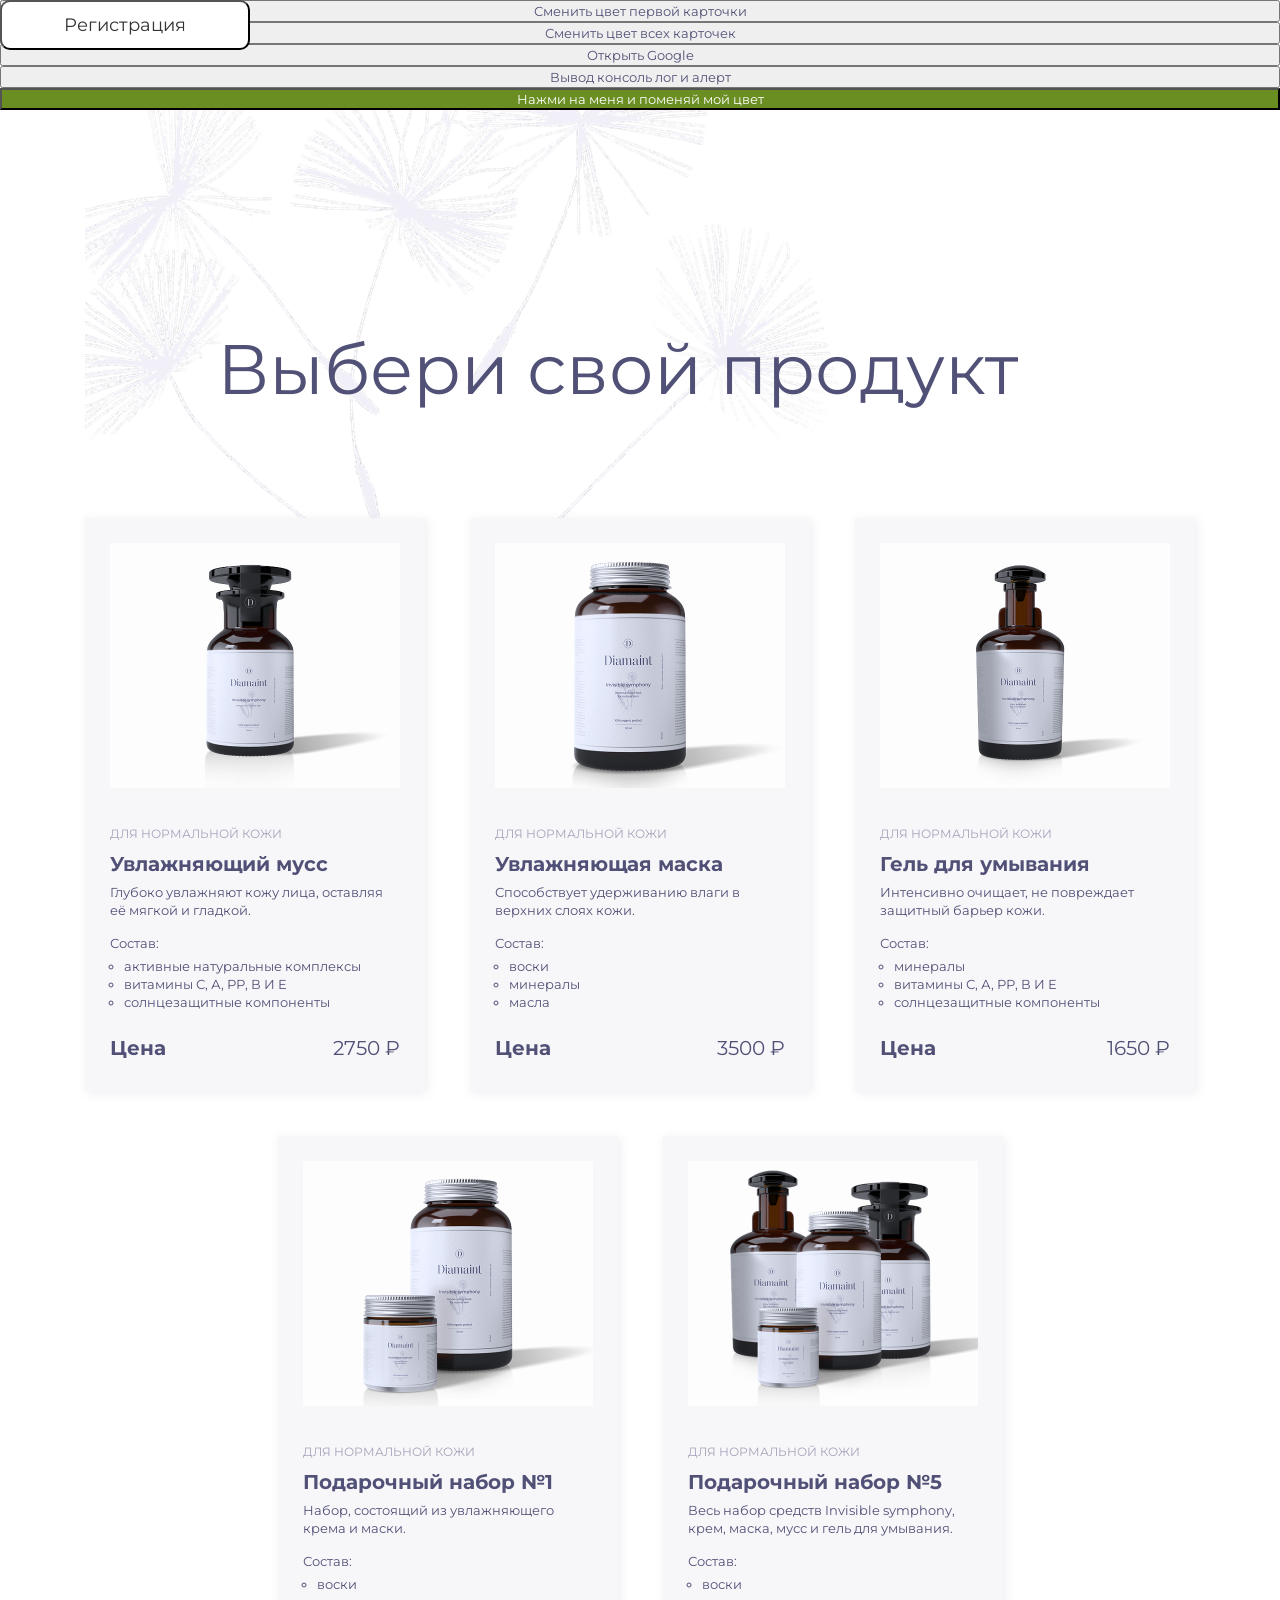
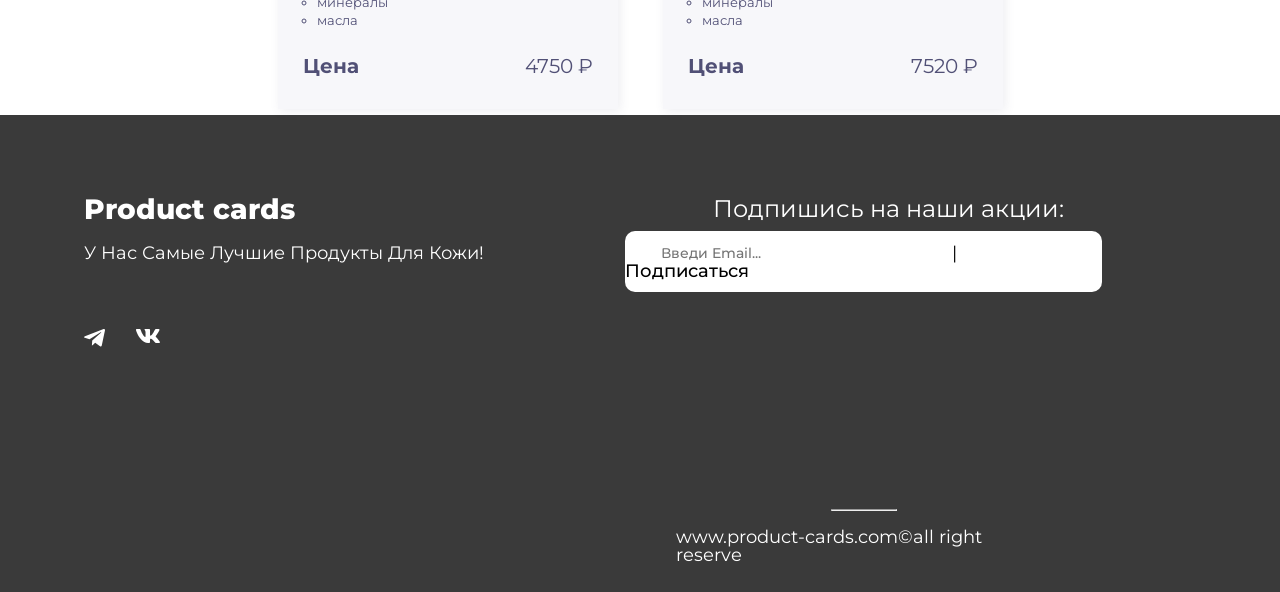
<file: index.html>
<!DOCTYPE html>
<html lang="en">
<head>
  <meta charset="UTF-8">
  <meta name="viewport" content="width=device-width, initial-scale=1.0">
  <title>Product Card</title>
  <link rel="stylesheet" href="style.css">
  <link rel="stylesheet" href="footer.css">
  <link rel="stylesheet" href="modal.css">
  <link rel="preconnect" href="https://fonts.googleapis.com">
  <link rel="preconnect" href="https://fonts.gstatic.com" crossorigin>
  <link href="https://fonts.googleapis.com/css2?family=Montserrat:ital,wght@0,100..900;1,100..900&display=swap" rel="stylesheet">
</head>
<body>
  <div class="overlay"></div>
  <div class="price-list">
    <button id="first-card-color">Сменить цвет первой карточки</button>
    <button id="all-cards-color">Сменить цвет всех карточек</button>
    <button id="open-google">Открыть Google</button>
    <button id="log-alert">Вывод консоль лог и алерт</button>
    <button id="button-color">Нажми на меня и поменяй мой цвет</button>
    <button id="openRegistration">Регистрация</button>
    <h1 class="list-title">Выбери свой продукт</h1>
    <ul class="all-cards-container"></ul>
    <template id="product-cards-template">
      <li>
        <div class="card-container">
          <img src="" alt="" width="290" height="245" class="product-img">
          <span class="product-category">для нормальной кожи</span>
          <h3 class="product-name"></h3>
          <p class="product-description"></p>
          <span>Состав: </span>
          <ul class="product-compound"></ul>
          <div class="product-price-container">
            <span class="price-label">Цена</span>
            <span class="product-price"></span>
          </div>
        </div>
      </li>
    </template>
  </div>
  <footer class="footer">
    <div class="footer-container">
      <div class="footer_left">
        <h1 class="footer_text_color">Product cards</h1>
        <p class="footer_text_color footer_text_standard">У Нас Самые Лучшие Продукты Для Кожи!</p>
        <div class="label">
          <img src="./images/tg-icon.svg" alt="telegram icon" width="21" height="18">
          <img src="./images/vk-icon.svg" alt="vk icon" width="24" height="14">
        </div>
      </div>
      <div class="footer_form">
        <form class="email-form">
          <span class="footer_text_color">Подпишись на наши акции:</span>
          <div class="footer_email">
            <input type="email" placeholder="Введи Email..." name="email" required>
            <div>|</div>
            <button type="submit">Подписаться</button>
          </div>
        </form>
      </div>
      <nav class="footer_nav">
        <h1 class="footer_text_color">Быстрые ссылки</h1>
        <ul>
          <li class="footer_nav_li"><a href="#" class="footer_text_color footer_text_standard">Главная</a></li>
          <li class="footer_nav_li"><a href="#" class="footer_text_color footer_text_standard">Магазин</a></li>
          <li><a href="#" class="footer_text_color footer_text_standard">Контакты</a></li>
        </ul>
      </nav>
    </div>
    <div class="footer_contact_email">
      <hr width="66">
      <span class="footer_text_color footer_text_standard">www.product-cards.com©all right reserve</span>
    </div>
  </footer>
  <div class="modal" id="registrationModal">
    <div class="modal-content">
      <span id="closeRegistration" class="close-btn">&times;</span>
      <h2>Регистрация</h2>
      <form id="registrationForm">
        <div class="form-group">
          <label for="userFirstName">Имя:</label>
          <input type="text" id="userFirstName" name="userFirstName" placeholder="Введите имя" required minlength="2">
        </div>
        <div class="form-group">
          <label for="userLastName">Фамилия:</label>
          <input type="text" id="userLastName" name="userLastName" placeholder="Введите фамилию" required minlength="2">
        </div>
        <div class="form-group">
          <label for="date">Дата рождения:</label>
          <input type="date" id="date" name="date" required>
        </div>
        <div class="form-group">
          <label for="Login">Логин:</label>
          <input type="text" id="Login" name="Login" placeholder="Введите логин" required minlength="4">
        </div>
        <div class="form-group">
          <label for="password">Пароль:</label>
          <input type="password" id="password" name="password" placeholder="Введите пароль" required minlength="6">
        </div>
        <div class="form-group">
          <label for="repetPassword">Повторите пароль:</label>
          <input type="password" id="repetPassword" name="repeatPassword" placeholder="Повторите пароль" required minlength="6">
        </div>
        <button type="submit" class="submit-btn">Зарегистрироваться</button>
      </form>
    </div>
  </div>
  <script type="module" src="main.js"></script>
</body>
</html>
</file>
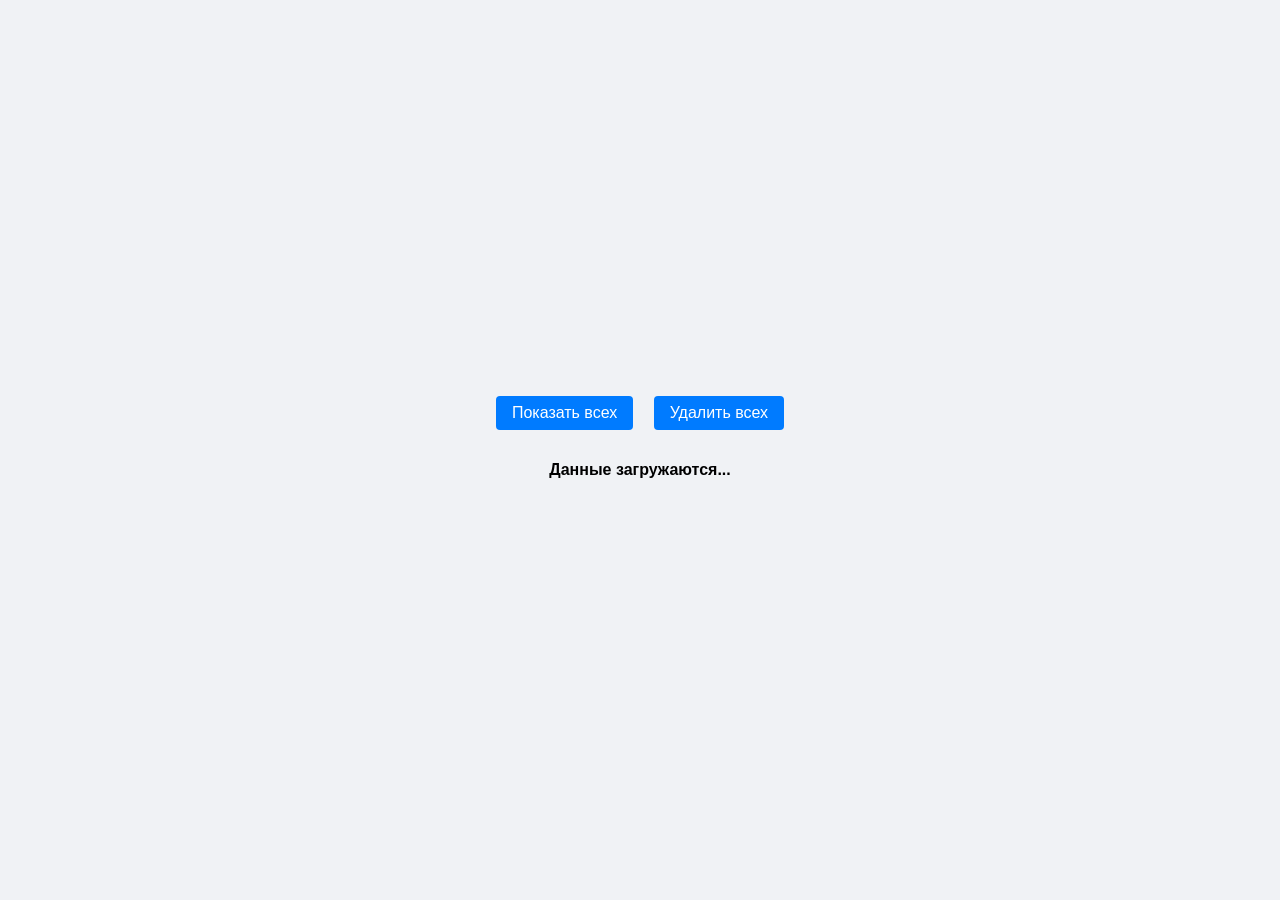
<file: async/async.html>
<!DOCTYPE html>
<html lang="en">
<head>
  <meta charset="UTF-8">
  <meta name="viewport" content="width=device-width, initial-scale=1.0">
  <title>Асинхронные пользователи</title>
  <link rel="stylesheet" href="async.css">
</head>
<body>
  <div class="container">
    <div class="controls">
      <button id="showAllBtn">Показать всех</button>
      <button id="deleteAllBtn">Удалить всех</button>
    </div>
    <div id="statusMessage" class="status-message"></div>
    <ul id="usersContainer" class="users-container"></ul>
  </div>

  <template id="user-card-template">
    <li>
      <div class="user-card">
        <h3 class="user-name"></h3>
        <p class="user-email"></p>
        <p class="user-age"></p>
        <button class="delete-user-btn">Удалить</button>
      </div>
    </li>
  </template>

  <script type="module" src="async.js"></script>
</body>
</html>
</file>
<file: style.css>
* {
  box-sizing: border-box;
  margin: 0px;
  padding: 0px;
  font-family: 'Montserrat', Courier, monospace;
  font-size: 13px;
  line-height: 18px;
  color: #515076;
  font-weight: 400;
}

.card-container {
  width: 340px;
  height: 573px;
  padding: 25px;
  background-color: #F7F7FA;
  box-shadow: 2px 2px 10px 0px #5150761A;
}

.product-category {
  font-size: 12px;
  line-height: 24px;
  text-transform: uppercase;
  color: #A5A3B9;
  margin-top: 30px;
  margin-bottom: 5px;
  display: block;
}

.product-name {
  font-size: 20px;
  line-height: 27px;
  font-weight: 700;
  margin-bottom: 5px;
}

.product-description {
  margin-bottom: 15px;
}

.product-compound {
  margin-top: 5px;
  list-style: circle;
  margin-bottom: 25px;
}

.product-compound-item {
  margin-left: 14px;
}

.price-label {
  font-size: 20px;
  font-weight: 700;
  line-height: 24px;
  display: flex;
  flex-basis: 145px;  
  flex-direction: row;
}

.product-price {
  font-size: 20px;
  line-height: 24px;
  flex-basis: 145px;
  display: flex;
  flex-direction: row-reverse;   
}

.product-price-container {
  width: 290px;
  height: 24px;
  display: flex;
}

.all-cards-container {
  width: 1110px;
  height: 1191px;
  list-style: none;
  padding: 0px;
  margin: 0px;
  display: flex;
  justify-content: center;
  gap: 45px;
  flex-wrap: wrap;
  margin-bottom: 116px;
  margin-left: 85px;
  margin-right: 85px;
}

.price-list {
  width: 1280px;
  height: 1715px;
  background-color: #FFFFFF;
  display: flex;
  flex-direction: column;
  background-image: url("./images/bg-dandelions.png");
  background-repeat: no-repeat;
  background-position: 85px top;
}

.list-title {
  width: 846px;
  height: 78px;
  font-size: 70px;
  line-height: 78px;
  margin-top: 220px;
  margin-left: 217px;
  margin-right: 217px;
  margin-bottom: 110px;
}

#button-color {
  background-color: #6B8E23;
  color: white;
}

#button-color.color-khaki {
  background-color: #F0E68C; 
  color: #333;
}
</file>
<file: footer.css>
.footer {
  background-color: #3A3A3A;
  width: 1728px;
  height: 477px;
  box-sizing: border-box;
  display: flex;
  flex-direction: row;
  flex-wrap: wrap;
  justify-content: center;
}

.footer-container {
  width: 1569px;
  height: 147px;
  margin-top: 85px;
  margin-bottom: 162px;
  margin-left: 84px;
  margin-right: 75px;
  display: flex;
  flex-direction: row;
}

.footer_left {
  width: 409px;
  height: 147px;
  display: flex;
  flex-wrap: wrap;
  flex-direction: row;
  justify-content: flex-start;
  align-content: space-between;
}

.label {
  width: 76px;
  height: 18px;
  margin-top: 42px;
  display: flex;
  flex-direction: row;
  justify-content: space-between;
}

.footer_left h1 {
  font-size: 28px;
  font-weight: 800;
}

.footer_form {
  width: 477px;
  height: 147px;
  margin-left: 132px;
  margin-right: 373px;
}

.email-form {
  display: flex;
  flex-direction: column;
}

.footer_form span {
  font-size: 24px;
  font-weight: 400;
  margin-left: 88px;
  margin-bottom: 13px;
}

.footer_email {
  width: 477px;
  height: 61px;
  background-color: #FFFFFF;
  border-radius: 10px;
  display: flex;
  flex-direction: row;
  flex-wrap: wrap;
  align-content: center;
  justify-content: flex-start;
}

.footer_form input {
  border: none;
  border-radius: 10px;
  outline: none;
  margin-left: 36px;
  margin-right: 93px;
  font-size: 14px;
  font-weight: 500;
}

.footer_form div {
  color: #000000;
  font-size: 18px;
  margin-right: 21px;
}

.footer_form button {
  font-size: 18px;
  font-weight: 500;
  margin-right: 15px;
  background-color: #FFFFFF;
  border-radius: 10px;
  border: none;
  color: #000000;
}

.footer_nav {
  width: 178px;
  height: 147px;
}

.footer_nav h1 {
  font-size: 20px;
  font-weight: 500;
  margin-bottom: 23px;
}

.footer_nav ul {
  list-style: none;
}

.footer_nav a {
  text-decoration: none
}

.footer_nav_li {
  margin-bottom: 17px;
}

.footer_contact_email {
  width: 376px;
  height: 55px;
  display: flex;
  justify-content: center;
  flex-direction: row;
  flex-wrap: wrap;
  align-content: space-between;
  margin-bottom: 28px;
}

.footer_text_color {
  color: #FFFFFF;
}

.footer_text_standard {
  font-size: 18px;
  font-weight: 400;
}
</file>
<file: modal.css>
#openRegistration {
  background: #fff;
  color: #333;
  padding: 14px 28px;
  font-size: 18px;
  width: 250px;
  height: 50px;
  border-radius: 10px;
  cursor: pointer;
  position: fixed;
  top: 0;
  left: 0;
}

#openRegistration:hover {
  background: #979292;
}

.modal {
  width: 100%;
  height: 100%;
  display: none;
  justify-content: center;
  align-items: center;
  position: fixed;
  top: 0;
  left: 0;
  pointer-events: none;
  z-index: 999;
}

.modal.modal-showed {
  display: flex;
  pointer-events: auto;
}

.modal-content {
  position: relative;
  background-color: #ffffff;
  padding: 25px 50px;
  max-width: 500px;
  border-radius: 20px;
  display: flex;
  flex-direction: column;
}

.form-group {
  margin-bottom: 15px;
}

.form-group label {
  display: block;
  margin-bottom: 5px;
  font-weight: bold;
}

.form-group input {
  width: 100%;
  padding: 8px;
  border: 1px solid #ddd;
  border-radius: 4px;
}

.submit-btn {
  background: #4a90e2;
  color: white;
  padding: 10px 20px;
  border: none;
  border-radius: 5px;
  cursor: pointer;
  font-size: 16px;
}

.submit-btn:hover {
  background: #357ae8;
}

.label-container {
  display: flex;
  flex-direction: column;
}

.close-btn {
  position: absolute;
  top: 14px;
  right: 18px;
  font-size: 30px;
  cursor: pointer;
}

body.modal-open {
  overflow: hidden;
}

.overlay {
  display: none;
  position: fixed;
  top: 0;
  left: 0;
  width: 100%;
  height: 100%;
  background-color: rgba(0, 0, 0, 0.5);
  z-index: 998;
}

.overlay.active {
  display: block;
}
</file>
<file: async/async.css>
* {
    box-sizing: border-box;
    margin: 0;
    padding: 0;
}

body {
    font-family: Arial, sans-serif;
    background: #f0f2f5;
    display: flex;
    justify-content: center;
    align-items: center;
    min-height: 100vh;
}

.container {
    width: 90%;
    max-width: 1200px;
    margin: 20px auto;
    text-align: center;
}

.controls {
    margin-bottom: 20px;
}

button {
    padding: 8px 16px;
    margin: 0 8px;
    font-size: 16px;
    cursor: pointer;
    border: none;
    border-radius: 4px;
    background-color: #007bff;
    color: white;
    transition: background 0.2s;
}

button:hover {
    background-color: #0056b3;
}

.status-message {
    margin: 15px 0;
    font-weight: bold;
    min-height: 40px;
    display: flex;
    align-items: center;
    justify-content: center;
}

.users-container {
    display: flex;
    flex-wrap: wrap;
    justify-content: center;
    gap: 20px;
    list-style: none;
}

.user-card {
    background: white;
    border-radius: 8px;
    box-shadow: 0 2px 8px rgba(0,0,0,0.1);
    padding: 15px;
    width: 250px;
    text-align: left;
}

.user-card h3 {
    margin-bottom: 8px;
}

.user-card p {
    margin: 5px 0;
    font-size: 14px;
}

.delete-user-btn {
    background-color: #dc3545;
    margin-top: 10px;
    width: 100%;
}

.delete-user-btn:hover {
    background-color: #c82333;
}
</file>
